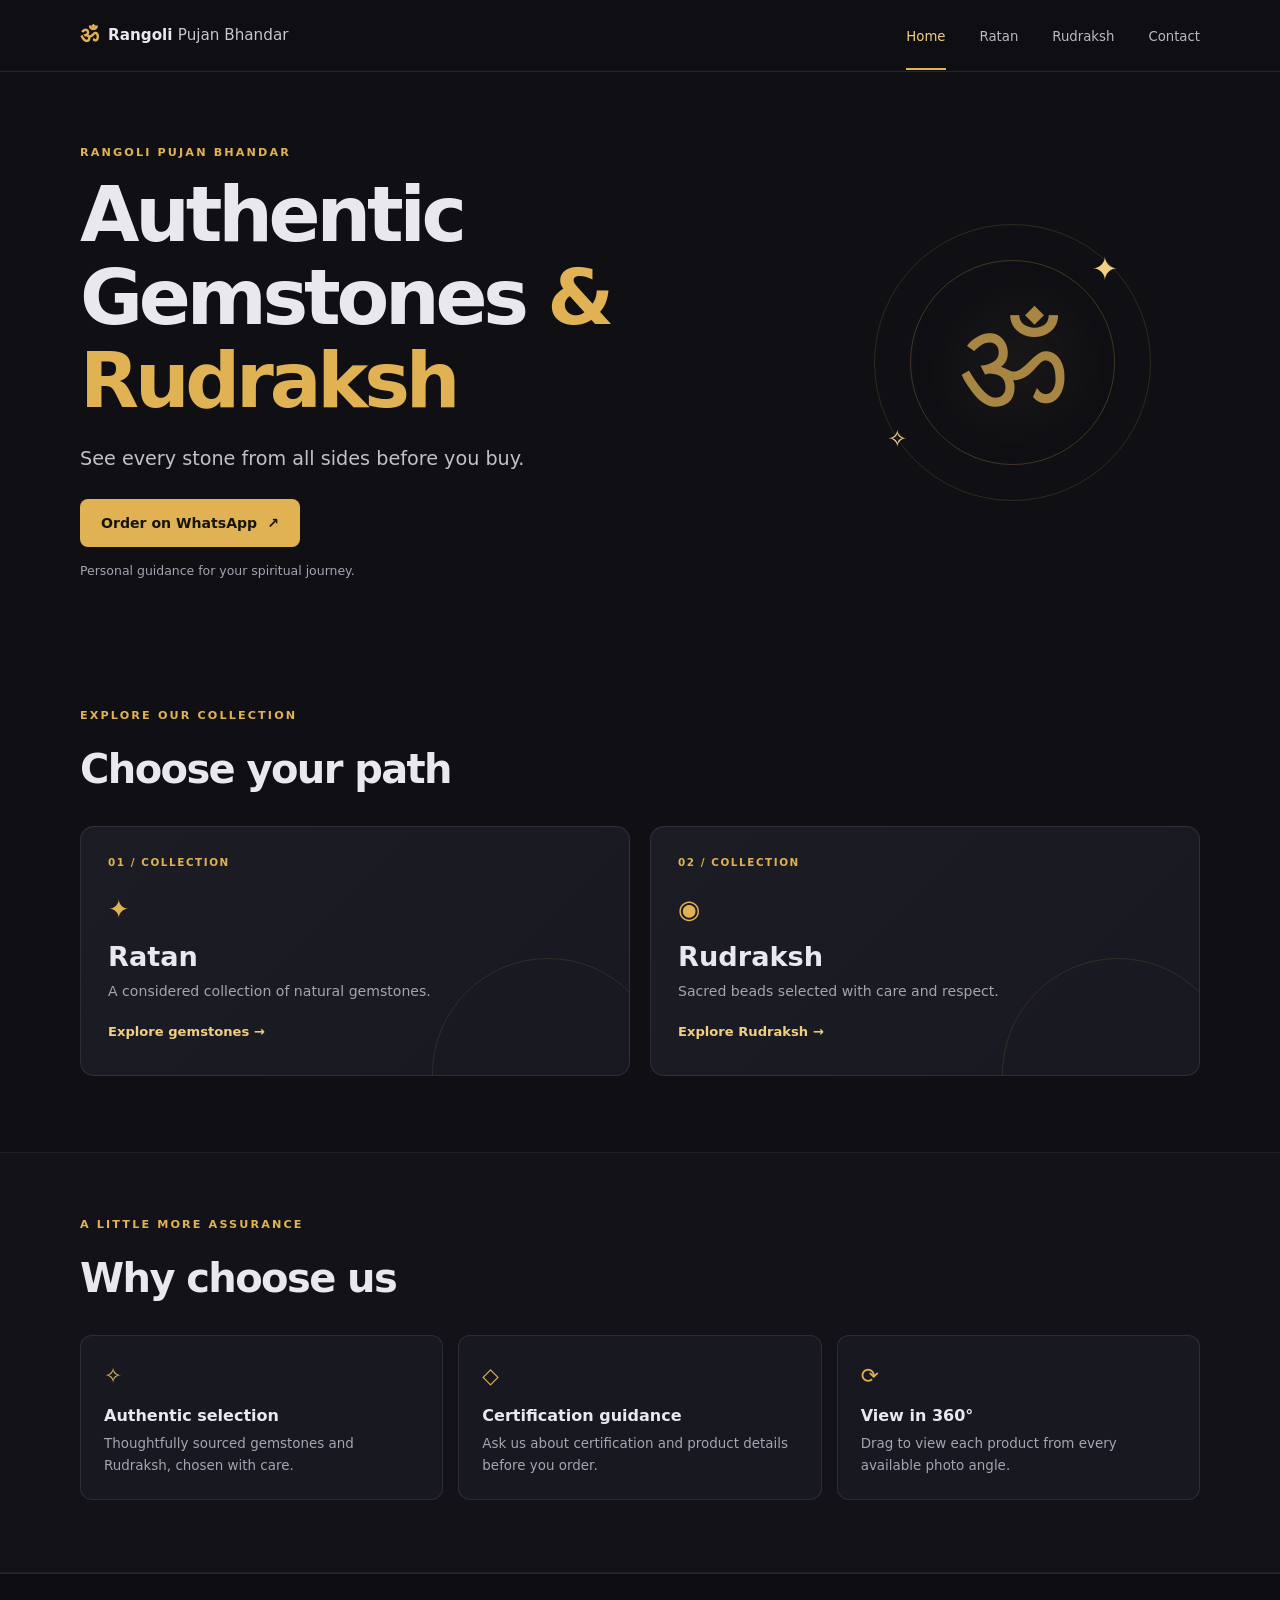
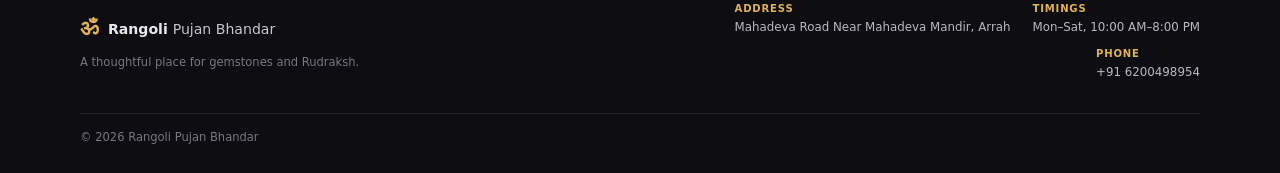
<file: index.html>
<!doctype html>
<html lang="en">
<head>
  <meta charset="utf-8">
  <meta name="viewport" content="width=device-width, initial-scale=1">
  <meta name="theme-color" content="#0f0f14">
  <meta name="description" content="Explore trusted authentic gemstones and Rudraksh at Rangoli Pujan Bhandar.">
  <title>Rangoli Pujan Bhandar | Gemstones &amp; Rudraksh</title>
  <link rel="stylesheet" href="style.css">
</head>
<body>
  <!-- This sticky header links to the home page and the two shop categories. -->
  <header class="site-header">
    <a class="brand" href="index.html" aria-label="Rangoli Pujan Bhandar home">
      <span class="brand-mark" aria-hidden="true">ॐ</span>
      <span>Rangoli <span class="brand-light">Pujan Bhandar</span></span>
    </a>
    <nav class="site-nav" aria-label="Main navigation">
      <a class="active" href="index.html">Home</a>
      <a href="ratan.html">Ratan</a>
      <a href="rudraksh.html">Rudraksh</a>
      <a href="#contact">Contact</a>
    </nav>
  </header>

  <main>
    <!-- This hero introduces the shop and makes it easy to start a WhatsApp conversation. -->
    <section class="hero page-shell">
      <div class="hero-copy">
        <p class="eyebrow">RANGOLI PUJAN BHANDAR</p>
        <h1>Authentic Gemstones <span class="gold">&amp; Rudraksh</span></h1>
        <p class="hero-subtitle">See every stone from all sides before you buy.</p>
        <a class="button button-gold" href="https://wa.me/91XXXXXXXXXX" target="_blank" rel="noopener noreferrer">Order on WhatsApp <span aria-hidden="true">↗</span></a>
        <p class="hero-note">Personal guidance for your spiritual journey.</p>
      </div>
      <div class="hero-art" aria-hidden="true">
        <div class="hero-orbit orbit-one"></div>
        <div class="hero-orbit orbit-two"></div>
        <span class="hero-symbol">ॐ</span>
        <span class="hero-spark spark-one">✦</span>
        <span class="hero-spark spark-two">✧</span>
      </div>
    </section>

    <!-- These two cards are the only product categories offered on this website. -->
    <section class="page-shell section-block">
      <div class="section-heading">
        <p class="eyebrow">EXPLORE OUR COLLECTION</p>
        <h2>Choose your path</h2>
      </div>
      <div class="category-grid">
        <a class="category-card category-ratan" href="ratan.html">
          <span class="category-count">01 / COLLECTION</span>
          <span class="category-icon" aria-hidden="true">✦</span>
          <span class="category-title">Ratan</span>
          <span class="category-desc">A considered collection of natural gemstones.</span>
          <span class="category-link">Explore gemstones <span aria-hidden="true">→</span></span>
        </a>
        <a class="category-card category-rudraksh" href="rudraksh.html">
          <span class="category-count">02 / COLLECTION</span>
          <span class="category-icon" aria-hidden="true">◉</span>
          <span class="category-title">Rudraksh</span>
          <span class="category-desc">Sacred beads selected with care and respect.</span>
          <span class="category-link">Explore Rudraksh <span aria-hidden="true">→</span></span>
        </a>
      </div>
    </section>

    <!-- This section explains the shop's three customer promises. -->
    <section class="promise-section">
      <div class="page-shell section-block">
        <div class="section-heading">
          <p class="eyebrow">A LITTLE MORE ASSURANCE</p>
          <h2>Why choose us</h2>
        </div>
        <div class="promise-grid">
          <article class="promise-card">
            <span class="promise-icon" aria-hidden="true">✧</span>
            <h3>Authentic selection</h3>
            <p>Thoughtfully sourced gemstones and Rudraksh, chosen with care.</p>
          </article>
          <article class="promise-card">
            <span class="promise-icon" aria-hidden="true">◇</span>
            <h3>Certification guidance</h3>
            <p>Ask us about certification and product details before you order.</p>
          </article>
          <article class="promise-card">
            <span class="promise-icon" aria-hidden="true">⟳</span>
            <h3>View in 360°</h3>
            <p>Drag to view each product from every available photo angle.</p>
          </article>
        </div>
      </div>
    </section>
  </main>

  <!-- Shop contact details are placeholders for the owner to update. -->
  <footer class="site-footer" id="contact">
    <div class="page-shell footer-inner">
      <div>
        <a class="brand footer-brand" href="index.html"><span class="brand-mark" aria-hidden="true">ॐ</span><span>Rangoli <span class="brand-light">Pujan Bhandar</span></span></a>
        <p class="footer-note">A thoughtful place for gemstones and Rudraksh.</p>
      </div>
      <div class="footer-contact">
        <p><span>Address</span> Mahadeva Road Near Mahadeva Mandir, Arrah</p>
        <p><span>Timings</span> Mon–Sat, 10:00 AM–8:00 PM</p>
        <p><span>Phone</span> +91 6200498954</p>
      </div>
      <p class="copyright">© <span data-year></span> Rangoli Pujan Bhandar</p>
    </div>
  </footer>
  <script src="products.js"></script>
  <script src="script.js"></script>
</body>
</html>
</file>
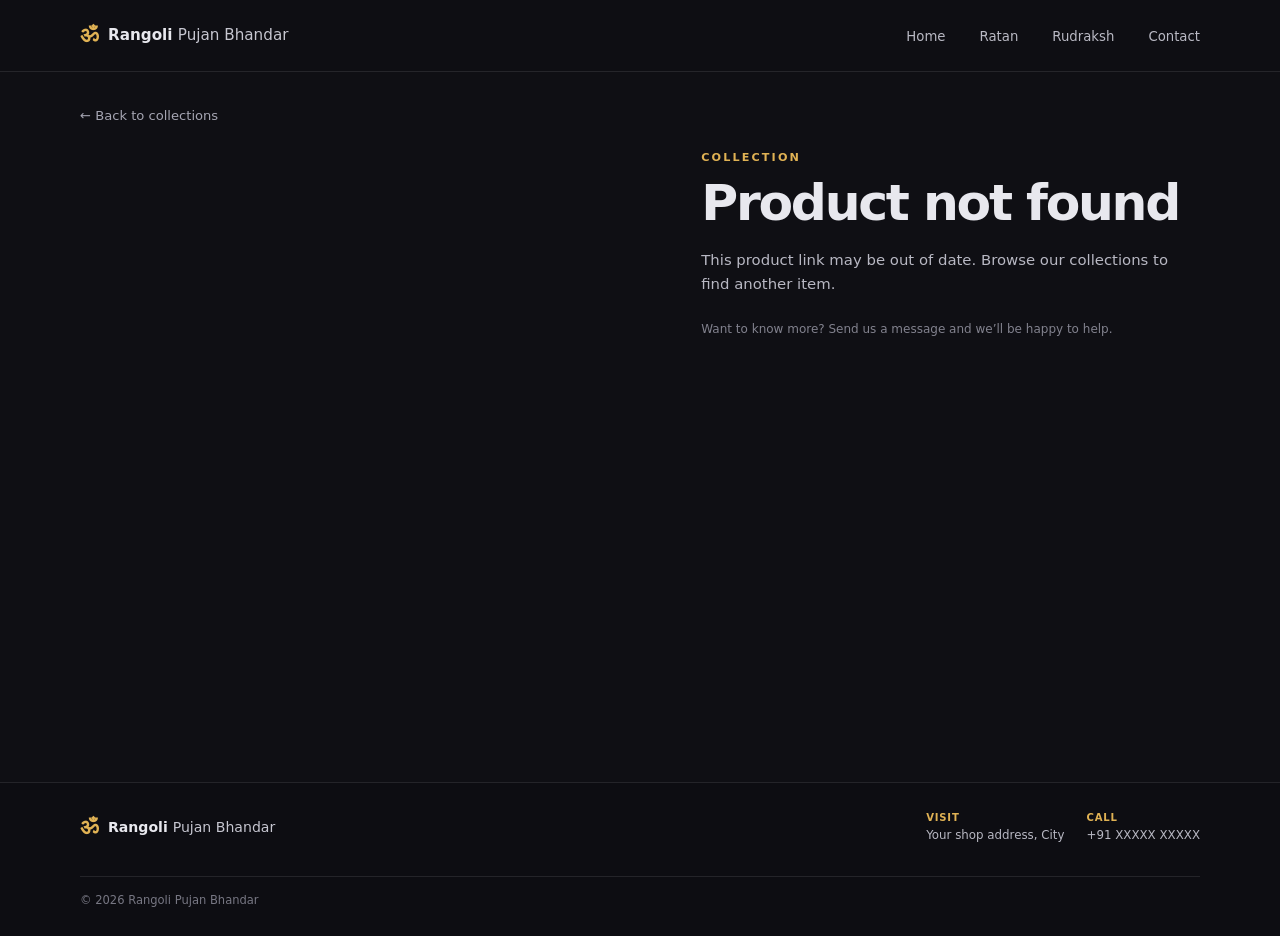
<file: product.html>
<!doctype html>
<html lang="en">
<head>
  <meta charset="utf-8">
  <meta name="viewport" content="width=device-width, initial-scale=1">
  <meta name="theme-color" content="#0f0f14">
  <meta name="description" content="View product details at Rangoli Pujan Bhandar.">
  <title>Product | Rangoli Pujan Bhandar</title>
  <link rel="stylesheet" href="style.css">
</head>
<body>
  <!-- This sticky header provides the same navigation on every page. -->
  <header class="site-header">
    <a class="brand" href="index.html" aria-label="Rangoli Pujan Bhandar home"><span class="brand-mark" aria-hidden="true">ॐ</span><span>Rangoli <span class="brand-light">Pujan Bhandar</span></span></a>
    <nav class="site-nav" aria-label="Main navigation">
      <a href="index.html">Home</a><a href="ratan.html">Ratan</a><a href="rudraksh.html">Rudraksh</a><a href="index.html#contact">Contact</a>
    </nav>
  </header>
  <main class="page-shell product-page" data-product-detail>
    <!-- JavaScript fills this product area using the id in the page URL. -->
    <a class="back-link" href="index.html">← Back to collections</a>
    <div class="product-detail-layout" data-product-content>
      <section class="spin-panel" aria-label="Product 360 degree viewer">
        <div class="spin-viewer" data-spin-viewer>
          <div class="spin-placeholder" data-spin-placeholder aria-hidden="true"><span>ॐ</span><small>Product photos coming soon</small></div>
          <img class="spin-image" data-spin-image alt="" draggable="false" hidden>
          <p class="spin-loading" data-spin-loading role="status">Loading product views…</p>
          <span class="spin-hint">Drag to rotate</span>
        </div>
        <div class="spin-controls" aria-label="Spin viewer controls">
          <button class="icon-button" type="button" data-spin-prev aria-label="Show previous view">←</button>
          <button class="button button-outline auto-rotate-button" type="button" data-spin-auto aria-pressed="false">Start auto-rotate</button>
          <button class="icon-button" type="button" data-spin-next aria-label="Show next view">→</button>
        </div>
      </section>
      <section class="product-information">
        <p class="eyebrow" data-product-category></p>
        <h1 data-product-name>Loading product…</h1>
        <p class="product-price" data-product-price></p>
        <p class="product-description" data-product-description></p>
        <a class="button button-gold whatsapp-button" data-product-whatsapp href="https://wa.me/91XXXXXXXXXX" target="_blank" rel="noopener noreferrer">Ask about this on WhatsApp <span aria-hidden="true">↗</span></a>
        <p class="detail-note">Want to know more? Send us a message and we’ll be happy to help.</p>
      </section>
    </div>
  </main>
  <!-- This footer links back to the shop's contact details. -->
  <footer class="site-footer"><div class="page-shell footer-inner"><div><a class="brand footer-brand" href="index.html"><span class="brand-mark" aria-hidden="true">ॐ</span><span>Rangoli <span class="brand-light">Pujan Bhandar</span></span></a></div><div class="footer-contact"><p><span>Visit</span> Your shop address, City</p><p><span>Call</span> +91 XXXXX XXXXX</p></div><p class="copyright">© <span data-year></span> Rangoli Pujan Bhandar</p></div></footer>
  <script src="products.js"></script>
  <script src="script.js"></script>
</body>
</html>
</file>
<file: style.css>
/* These are the shared colors and spacing used throughout the shop website. */
:root {
  color-scheme: dark;
  --background: #0f0f14;
  --card: #1c1c25;
  --card-light: #22222d;
  --text: #e8e8ee;
  --muted: #a5a5b2;
  --gold: #e0b254;
  --gold-light: #f1cf81;
  --border: rgba(232, 232, 238, 0.1);
  --page-width: 1120px;
}

/* This section sets the page-wide typography and default colors. */
* { box-sizing: border-box; }
html { scroll-behavior: smooth; }
body {
  margin: 0;
  background: var(--background);
  color: var(--text);
  font-family: Inter, ui-sans-serif, system-ui, -apple-system, BlinkMacSystemFont, "Segoe UI", sans-serif;
  line-height: 1.6;
  -webkit-font-smoothing: antialiased;
}
a { color: inherit; text-decoration: none; }
button { font: inherit; }
img { display: block; max-width: 100%; }
.page-shell { width: min(var(--page-width), calc(100% - 40px)); margin-inline: auto; }
.gold { color: var(--gold); }
.eyebrow {
  margin: 0 0 12px;
  color: var(--gold);
  font-size: 0.7rem;
  font-weight: 750;
  letter-spacing: 0.19em;
}

/* This sticky bar holds the shop name and main navigation links. */
.site-header {
  position: sticky;
  z-index: 10;
  top: 0;
  display: flex;
  min-height: 72px;
  align-items: center;
  justify-content: space-between;
  gap: 24px;
  padding: 0 max(20px, calc((100vw - var(--page-width)) / 2));
  border-bottom: 1px solid var(--border);
  background: rgba(15, 15, 20, 0.94);
  backdrop-filter: blur(16px);
}
.brand { display: inline-flex; align-items: center; gap: 10px; font-size: 0.95rem; font-weight: 720; white-space: nowrap; }
.brand-mark { color: var(--gold); font-size: 1.35rem; }
.brand-light { color: #c6c6d0; font-weight: 450; }
.site-nav { display: flex; align-items: center; gap: clamp(14px, 3vw, 34px); }
.site-nav a { padding: 25px 0 23px; color: #b9b9c4; font-size: 0.83rem; transition: color 160ms ease; }
.site-nav a:hover, .site-nav a.active { color: var(--gold-light); }
.site-nav a.active { box-shadow: inset 0 -2px var(--gold); }

/* These styles make the main buttons easy to see and tap. */
.button {
  display: inline-flex;
  min-height: 48px;
  align-items: center;
  justify-content: center;
  gap: 10px;
  border: 1px solid transparent;
  border-radius: 8px;
  padding: 0 20px;
  font-size: 0.88rem;
  font-weight: 700;
  transition: transform 160ms ease, background 160ms ease, border-color 160ms ease;
  cursor: pointer;
}
.button:hover { transform: translateY(-2px); }
.button-gold { background: var(--gold); color: #17140e; }
.button-gold:hover { background: var(--gold-light); }
.button-outline { border-color: rgba(224, 178, 84, 0.4); background: transparent; color: var(--gold-light); }
.button-outline:hover { border-color: var(--gold); background: rgba(224, 178, 84, 0.08); }

/* This hero gives the home page a warm introduction without needing external images. */
.hero {
  position: relative;
  display: flex;
  min-height: 420px;
  align-items: center;
  justify-content: space-between;
  overflow: hidden;
  padding-block: 72px;
}
.hero-copy { position: relative; z-index: 1; max-width: 600px; }
.hero h1 { max-width: 600px; margin: 0; font-size: clamp(2.6rem, 6vw, 4.8rem); letter-spacing: -0.055em; line-height: 1.08; }
.hero-subtitle { margin: 21px 0 25px; color: #c1c1cc; font-size: clamp(1rem, 2vw, 1.2rem); }
.hero-note { margin: 14px 0 0; color: var(--muted); font-size: 0.78rem; }
.hero-art { position: absolute; top: 50%; right: 2%; width: 330px; aspect-ratio: 1; transform: translateY(-50%); }
.hero-orbit { position: absolute; inset: 8%; border: 1px solid rgba(224, 178, 84, 0.16); border-radius: 50%; }
.orbit-two { inset: 19%; border-color: rgba(224, 178, 84, 0.24); }
.hero-symbol { position: absolute; inset: 0; display: grid; place-items: center; color: rgba(224, 178, 84, 0.72); font-size: 8rem; text-shadow: 0 0 70px rgba(224, 178, 84, 0.18); }
.hero-spark { position: absolute; color: var(--gold-light); }
.spark-one { top: 14%; right: 18%; font-size: 2rem; }
.spark-two { bottom: 21%; left: 12%; font-size: 1.5rem; }

/* This section styles the homepage categories and shared section headings. */
.section-block { padding-block: 54px 76px; }
.section-heading { margin-bottom: 25px; }
.section-heading h2, .listing-intro h1 { margin: 0; font-size: clamp(1.9rem, 4vw, 2.5rem); letter-spacing: -0.04em; }
.category-grid { display: grid; grid-template-columns: repeat(2, minmax(0, 1fr)); gap: 20px; }
.category-card {
  position: relative;
  display: flex;
  min-height: 250px;
  flex-direction: column;
  align-items: flex-start;
  overflow: hidden;
  border: 1px solid var(--border);
  border-radius: 14px;
  padding: 27px;
  background: linear-gradient(135deg, var(--card), #181820);
  transition: border-color 180ms ease, transform 180ms ease, background 180ms ease;
}
.category-card::after { position: absolute; right: -35px; bottom: -115px; width: 230px; height: 230px; border: 1px solid rgba(224, 178, 84, 0.13); border-radius: 50%; content: ""; }
.category-card:hover { transform: translateY(-4px); border-color: rgba(224, 178, 84, 0.46); background: linear-gradient(135deg, #24232a, #1a1a22); }
.category-count, .product-card-category { color: var(--gold); font-size: 0.65rem; font-weight: 750; letter-spacing: 0.15em; }
.category-icon { margin-top: 18px; color: var(--gold); font-size: 1.6rem; }
.category-title { margin-top: 5px; font-size: 1.7rem; font-weight: 700; }
.category-desc { margin-top: 2px; color: var(--muted); font-size: 0.88rem; }
.category-link, .product-card-link { margin-top: 18px; color: var(--gold-light); font-size: 0.82rem; font-weight: 650; }

/* This section highlights the shop's promises in three compact cards. */
.promise-section { border-block: 1px solid rgba(232, 232, 238, 0.06); background: #121218; }
.promise-section .section-block { padding-block: 63px 72px; }
.promise-grid { display: grid; grid-template-columns: repeat(3, minmax(0, 1fr)); gap: 15px; }
.promise-card { border: 1px solid var(--border); border-radius: 12px; padding: 23px; background: rgba(28, 28, 37, 0.7); }
.promise-icon { color: var(--gold); font-size: 1.35rem; }
.promise-card h3 { margin: 9px 0 5px; font-size: 1rem; }
.promise-card p { margin: 0; color: var(--muted); font-size: 0.84rem; }

/* These styles keep contact details and shop information organized in the footer. */
.site-footer { border-top: 1px solid var(--border); background: #0d0d12; }
.footer-inner { display: grid; grid-template-columns: 1.2fr 1fr; gap: 24px; align-items: center; padding-block: 27px; }
.footer-brand { font-size: 0.88rem; }
.footer-note, .copyright { margin: 7px 0 0; color: #777783; font-size: 0.72rem; }
.footer-contact { display: flex; flex-wrap: wrap; justify-content: flex-end; gap: 10px 22px; }
.footer-contact p { margin: 0; color: #b8b8c3; font-size: 0.74rem; }
.footer-contact span { display: block; color: var(--gold); font-size: 0.63rem; font-weight: 700; letter-spacing: 0.08em; text-transform: uppercase; }
.copyright { grid-column: 1 / -1; border-top: 1px solid var(--border); padding-top: 14px; }

/* These styles introduce the collection pages and their product cards. */
.listing-page { min-height: calc(100vh - 190px); }
.listing-intro { max-width: 650px; margin: 15px 0 35px; }
.listing-intro h1 { color: var(--gold-light); }
.listing-intro > p:last-child { margin: 12px 0 0; color: var(--muted); }
.product-grid { display: grid; grid-template-columns: repeat(3, minmax(0, 1fr)); gap: 18px; }
.product-card { overflow: hidden; border: 1px solid var(--border); border-radius: 12px; background: var(--card); transition: transform 180ms ease, border-color 180ms ease; }
.product-card:hover { transform: translateY(-4px); border-color: rgba(224, 178, 84, 0.45); }
.product-card-photo { display: grid; aspect-ratio: 1.25; place-items: center; overflow: hidden; background: #23232c; }
.product-card-photo img { width: 100%; height: 100%; object-fit: cover; }
.product-card-photo.photo-placeholder { background: linear-gradient(145deg, #292932, #202028); color: rgba(224, 178, 84, 0.56); font-size: 3rem; }
.product-card-details { padding: 17px; }
.product-card-details h2 { margin: 5px 0 2px; font-size: 1.12rem; }
.product-card-details p { margin: 0; color: var(--muted); font-size: 0.82rem; }
.product-card-link { display: block; margin-top: 15px; }

/* These styles lay out product details and the interactive spin viewer. */
.product-page { min-height: calc(100vh - 190px); padding-block: 30px 70px; }
.back-link { display: inline-block; margin-bottom: 23px; color: var(--muted); font-size: 0.82rem; }
.back-link:hover { color: var(--gold-light); }
.product-detail-layout { display: grid; grid-template-columns: minmax(0, 1.05fr) minmax(0, 0.95fr); align-items: center; gap: clamp(28px, 6vw, 70px); }
.spin-panel { min-width: 0; }
.spin-viewer { position: relative; display: grid; min-height: 300px; aspect-ratio: 1 / 0.9; place-items: center; overflow: hidden; border: 1px solid var(--border); border-radius: 14px; background: #1a1a22; touch-action: pan-y; user-select: none; }
.spin-image { width: 100%; height: 100%; object-fit: contain; pointer-events: none; }
.spin-placeholder { position: absolute; inset: 0; display: flex; flex-direction: column; align-items: center; justify-content: center; gap: 8px; background: linear-gradient(145deg, #292932, #202028); color: #a6a6b1; }
.spin-placeholder[hidden], .spin-image[hidden], [hidden] { display: none !important; }
.spin-placeholder span { color: rgba(224, 178, 84, 0.58); font-size: 3.5rem; }
.spin-placeholder small { font-size: 0.76rem; }
.spin-loading { position: absolute; top: 10px; left: 12px; margin: 0; color: var(--text); font-size: 0.72rem; }
.spin-hint { position: absolute; right: 12px; bottom: 10px; border-radius: 20px; padding: 5px 9px; background: rgba(15, 15, 20, 0.78); color: #d0d0d8; font-size: 0.67rem; pointer-events: none; }
.spin-controls { display: flex; align-items: center; justify-content: center; gap: 12px; padding-top: 14px; }
.icon-button { display: grid; width: 42px; height: 42px; flex: 0 0 auto; place-items: center; border: 1px solid var(--border); border-radius: 50%; background: var(--card); color: var(--text); font-size: 1.2rem; cursor: pointer; }
.icon-button:hover { border-color: var(--gold); color: var(--gold); }
.auto-rotate-button { min-height: 42px; padding-inline: 15px; font-size: 0.78rem; }
.product-information .eyebrow { margin-bottom: 7px; }
.product-information h1 { margin: 0; font-size: clamp(2rem, 4vw, 3.15rem); letter-spacing: -0.045em; line-height: 1.15; }
.product-price { margin: 17px 0 13px; color: var(--gold-light); font-size: 1.1rem; font-weight: 700; }
.product-description { max-width: 510px; margin: 0 0 24px; color: #b8b8c3; font-size: 0.93rem; }
.whatsapp-button { text-align: center; }
.detail-note { margin: 14px 0 0; color: #82828e; font-size: 0.75rem; }

/* These rules rearrange content for smaller phone and tablet screens. */
@media (max-width: 700px) {
  .site-header { min-height: 64px; flex-direction: column; align-items: stretch; gap: 0; padding: 10px 18px 0; }
  .brand { min-height: 38px; font-size: 0.87rem; }
  .site-nav { justify-content: space-between; gap: 10px; }
  .site-nav a { padding: 10px 0 12px; font-size: 0.75rem; }
  .page-shell { width: min(var(--page-width), calc(100% - 34px)); }
  .hero { min-height: 405px; padding-block: 67px; }
  .hero-art { top: auto; right: -70px; bottom: -60px; width: 250px; transform: none; opacity: 0.58; }
  .hero-symbol { font-size: 6rem; }
  .hero-copy { max-width: 480px; }
  .category-grid { gap: 12px; }
  .category-card { min-height: 240px; padding: 19px; }
  .category-desc { font-size: 0.8rem; }
  .promise-grid { grid-template-columns: 1fr; gap: 10px; }
  .promise-card { padding: 17px; }
  .product-grid { grid-template-columns: repeat(2, minmax(0, 1fr)); gap: 12px; }
  .product-card-details { padding: 13px; }
  .product-detail-layout { grid-template-columns: 1fr; gap: 32px; }
  .spin-viewer { min-height: 280px; }
  .product-information { padding-bottom: 10px; }
  .footer-inner { grid-template-columns: 1fr; gap: 13px; }
  .footer-contact { justify-content: flex-start; }
  .copyright { grid-column: auto; }
}

/* This final small-screen adjustment prevents cards and navigation from feeling cramped. */
@media (max-width: 390px) {
  .site-nav { gap: 7px; }
  .site-nav a { font-size: 0.69rem; }
  .category-grid { grid-template-columns: 1fr; }
  .category-card { min-height: 220px; }
  .product-grid { grid-template-columns: 1fr; }
  .product-card-photo { aspect-ratio: 1.5; }
  .spin-controls { gap: 8px; }
  .auto-rotate-button { padding-inline: 10px; font-size: 0.7rem; }
}
</file>
